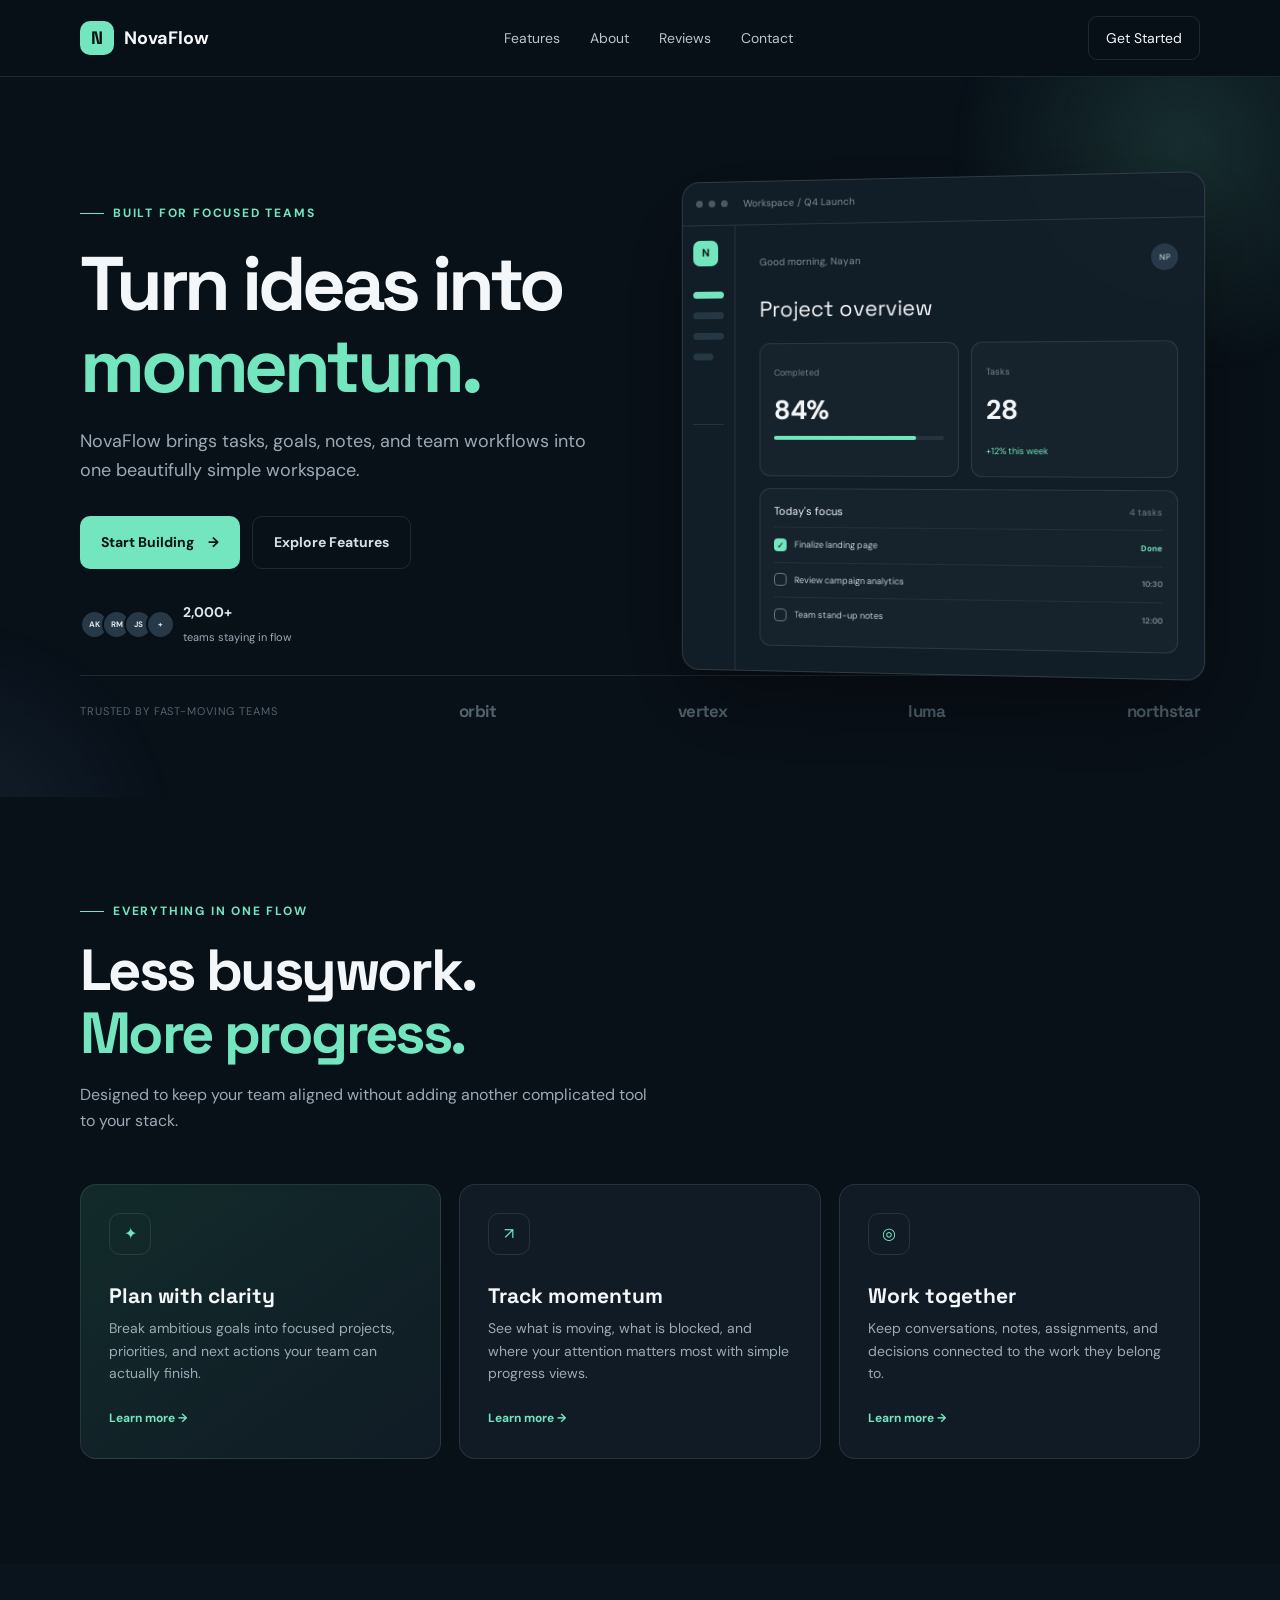
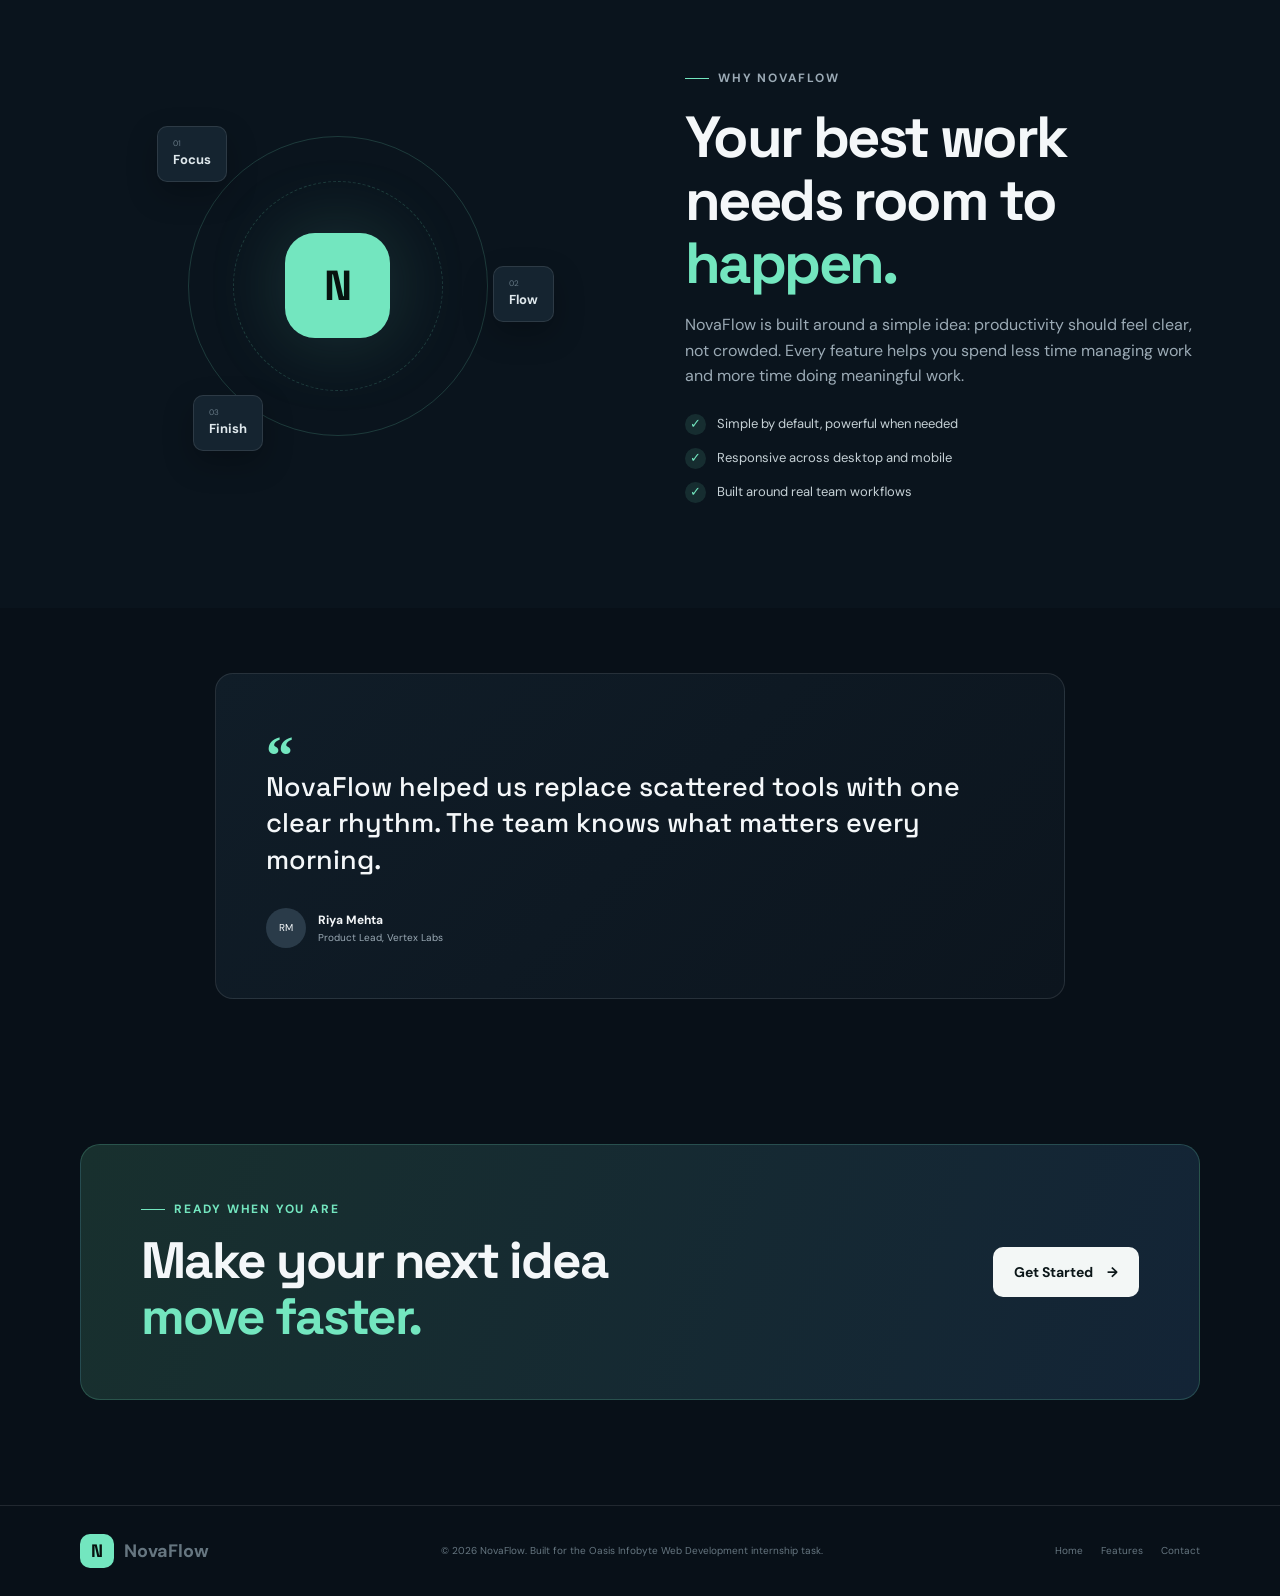
<file: OIBSIP_WebDev_L1_LandingPage/index.html>
<!DOCTYPE html>
<html lang="en">
<head>
  <meta charset="UTF-8">
  <meta name="viewport" content="width=device-width, initial-scale=1.0">
  <meta name="description" content="NovaFlow — a modern productivity platform for focused teams.">
  <title>NovaFlow | Work Smarter</title>
  <link rel="preconnect" href="https://fonts.googleapis.com">
  <link rel="preconnect" href="https://fonts.gstatic.com" crossorigin>
  <link href="https://fonts.googleapis.com/css2?family=DM+Sans:wght@400;500;600;700&family=Space+Grotesk:wght@500;600;700&display=swap" rel="stylesheet">
  <link rel="stylesheet" href="style.css">
</head>
<body>
  <header class="site-header">
    <nav class="navbar container" aria-label="Primary navigation">
      <a class="logo" href="#home" aria-label="NovaFlow home">
        <span class="logo-mark">N</span>
        <span>NovaFlow</span>
      </a>
      <div class="nav-links">
        <a href="#features">Features</a>
        <a href="#about">About</a>
        <a href="#reviews">Reviews</a>
        <a href="#contact">Contact</a>
      </div>
      <a class="nav-cta" href="#contact">Get Started</a>
    </nav>
  </header>

  <main id="home">
    <section class="hero">
      <div class="hero-glow glow-one"></div>
      <div class="hero-glow glow-two"></div>
      <div class="container hero-grid">
        <div class="hero-copy">
          <p class="eyebrow"><span></span> Built for focused teams</p>
          <h1>Turn ideas into <em>momentum.</em></h1>
          <p class="hero-text">
            NovaFlow brings tasks, goals, notes, and team workflows into one beautifully simple workspace.
          </p>
          <div class="hero-actions">
            <a class="btn btn-primary" href="#contact">Start Building <span>→</span></a>
            <a class="btn btn-secondary" href="#features">Explore Features</a>
          </div>
          <div class="trust-row">
            <div class="avatars" aria-hidden="true"><span>AK</span><span>RM</span><span>JS</span><span>+</span></div>
            <div><strong>2,000+</strong><small>teams staying in flow</small></div>
          </div>
        </div>

        <div class="dashboard-card" aria-label="NovaFlow dashboard preview">
          <div class="window-bar"><span></span><span></span><span></span><b>Workspace / Q4 Launch</b></div>
          <div class="dashboard-body">
            <aside class="mini-sidebar">
              <div class="mini-logo">N</div>
              <div class="side-line active"></div><div class="side-line"></div><div class="side-line"></div>
              <div class="side-line short"></div>
              <div class="side-bottom"></div>
            </aside>
            <div class="dash-content">
              <div class="dash-top"><span>Good morning, Nayan</span><div class="profile-dot">NP</div></div>
              <div class="dash-title">Project overview</div>
              <div class="metric-grid">
                <div class="metric"><small>Completed</small><strong>84%</strong><div class="progress"><i></i></div></div>
                <div class="metric"><small>Tasks</small><strong>28</strong><span class="metric-note">+12% this week</span></div>
              </div>
              <div class="task-card">
                <div class="task-head"><span>Today's focus</span><small>4 tasks</small></div>
                <div class="task done"><span>✓</span>Finalize landing page <b>Done</b></div>
                <div class="task"><span></span>Review campaign analytics <b>10:30</b></div>
                <div class="task"><span></span>Team stand-up notes <b>12:00</b></div>
              </div>
            </div>
          </div>
        </div>
      </div>
      <div class="container brand-strip">
        <span>TRUSTED BY FAST-MOVING TEAMS</span>
        <b>orbit</b><b>vertex</b><b>luma</b><b>northstar</b>
      </div>
    </section>

    <section id="features" class="section">
      <div class="container">
        <div class="section-heading">
          <p class="eyebrow"><span></span> Everything in one flow</p>
          <h2>Less busywork.<br><em>More progress.</em></h2>
          <p>Designed to keep your team aligned without adding another complicated tool to your stack.</p>
        </div>
        <div class="feature-grid">
          <article class="feature-card featured">
            <div class="icon-box">✦</div>
            <h3>Plan with clarity</h3>
            <p>Break ambitious goals into focused projects, priorities, and next actions your team can actually finish.</p>
            <a href="#contact">Learn more →</a>
          </article>
          <article class="feature-card">
            <div class="icon-box">↗</div>
            <h3>Track momentum</h3>
            <p>See what is moving, what is blocked, and where your attention matters most with simple progress views.</p>
            <a href="#contact">Learn more →</a>
          </article>
          <article class="feature-card">
            <div class="icon-box">◎</div>
            <h3>Work together</h3>
            <p>Keep conversations, notes, assignments, and decisions connected to the work they belong to.</p>
            <a href="#contact">Learn more →</a>
          </article>
        </div>
      </div>
    </section>

    <section id="about" class="section story-section">
      <div class="container story-grid">
        <div class="story-visual">
          <div class="orbit-ring ring-one"></div><div class="orbit-ring ring-two"></div>
          <div class="story-center">N</div>
          <div class="floating-note note-one">01<br><strong>Focus</strong></div>
          <div class="floating-note note-two">02<br><strong>Flow</strong></div>
          <div class="floating-note note-three">03<br><strong>Finish</strong></div>
        </div>
        <div class="story-copy">
          <p class="eyebrow"><span></span> Why NovaFlow</p>
          <h2>Your best work needs room to <em>happen.</em></h2>
          <p>NovaFlow is built around a simple idea: productivity should feel clear, not crowded. Every feature helps you spend less time managing work and more time doing meaningful work.</p>
          <div class="check-list">
            <p><span>✓</span> Simple by default, powerful when needed</p>
            <p><span>✓</span> Responsive across desktop and mobile</p>
            <p><span>✓</span> Built around real team workflows</p>
          </div>
        </div>
      </div>
    </section>

    <section id="reviews" class="section review-section">
      <div class="container">
        <div class="quote-card">
          <div class="quote-mark">“</div>
          <blockquote>NovaFlow helped us replace scattered tools with one clear rhythm. The team knows what matters every morning.</blockquote>
          <div class="reviewer"><div class="review-avatar">RM</div><div><strong>Riya Mehta</strong><span>Product Lead, Vertex Labs</span></div></div>
        </div>
      </div>
    </section>

    <section id="contact" class="section cta-section">
      <div class="container cta-card">
        <div><p class="eyebrow"><span></span> Ready when you are</p><h2>Make your next idea<br><em>move faster.</em></h2></div>
        <a class="btn btn-light" href="mailto:hello@novaflow.example">Get Started <span>→</span></a>
      </div>
    </section>
  </main>

  <footer class="footer">
    <div class="container footer-inner">
      <a class="logo" href="#home"><span class="logo-mark">N</span><span>NovaFlow</span></a>
      <p>© 2026 NovaFlow. Built for the Oasis Infobyte Web Development internship task.</p>
      <div><a href="#home">Home</a><a href="#features">Features</a><a href="#contact">Contact</a></div>
    </div>
  </footer>
</body>
</html>
</file>
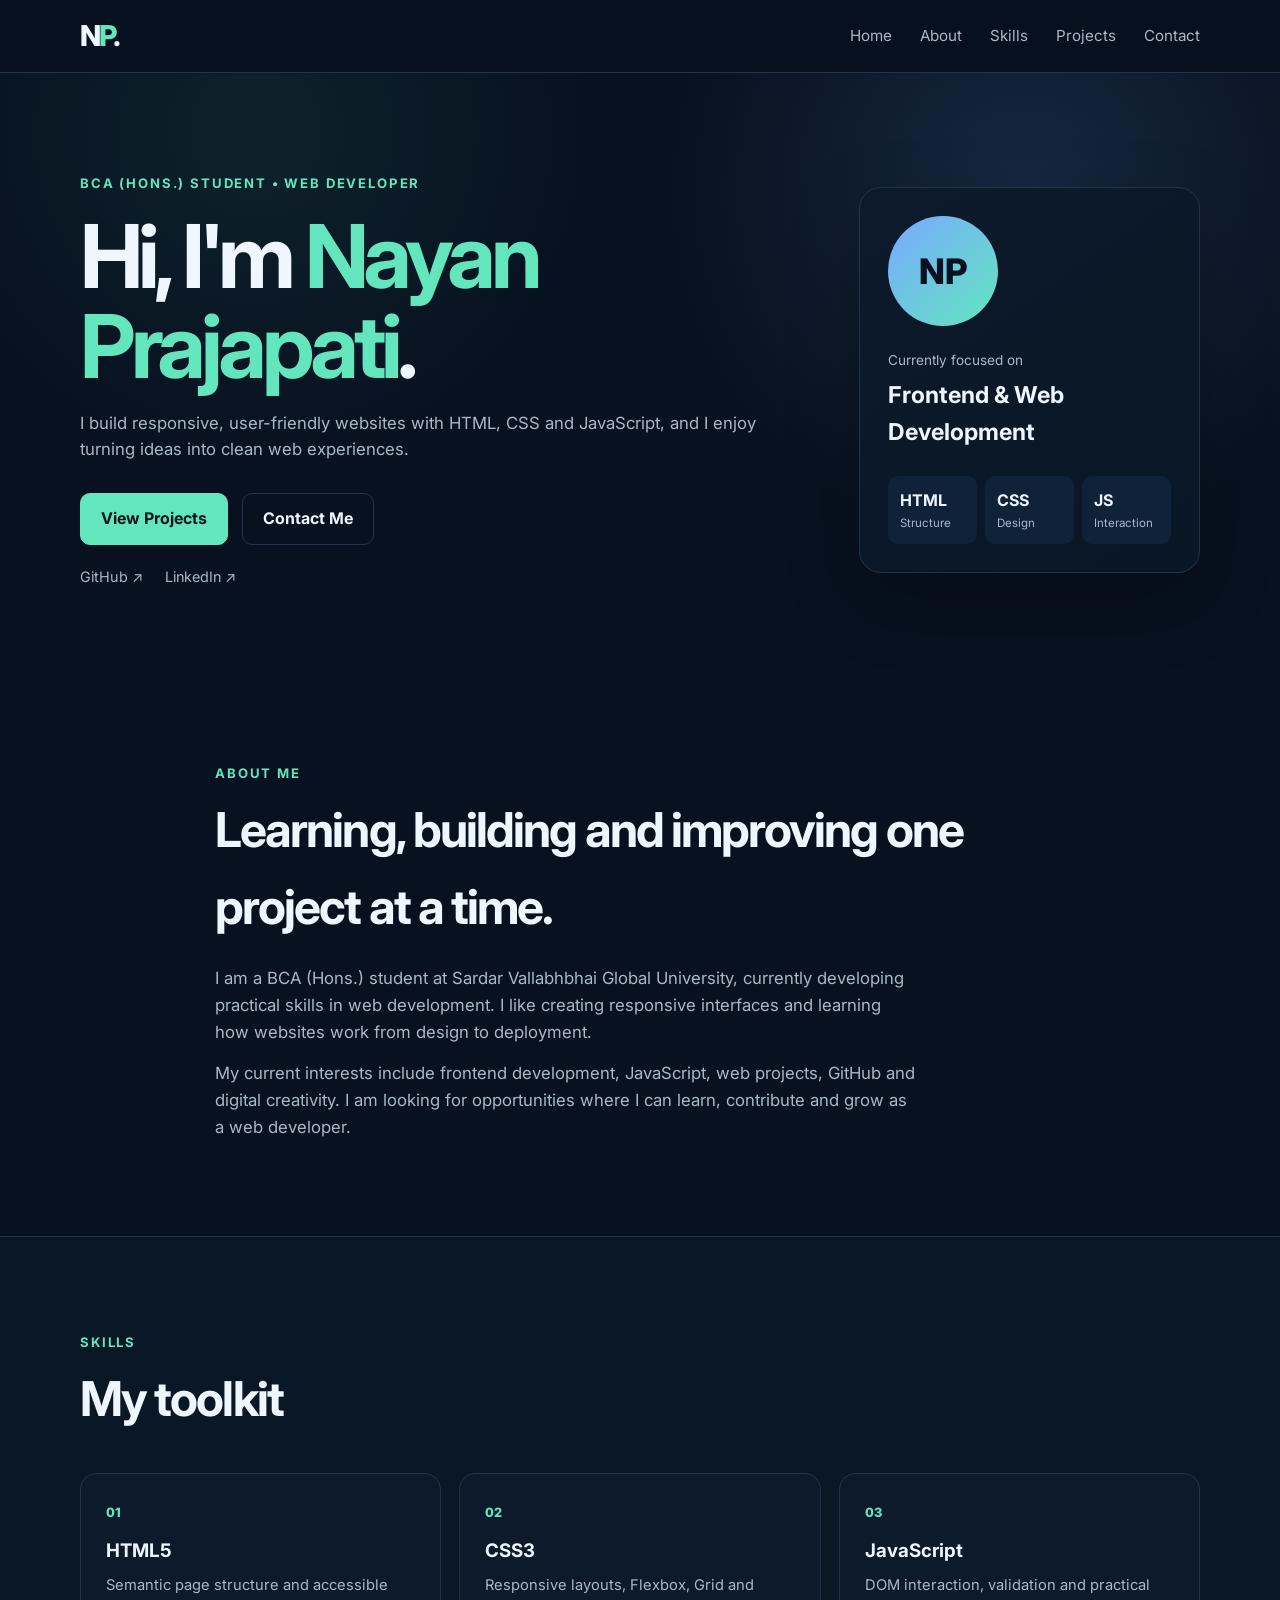
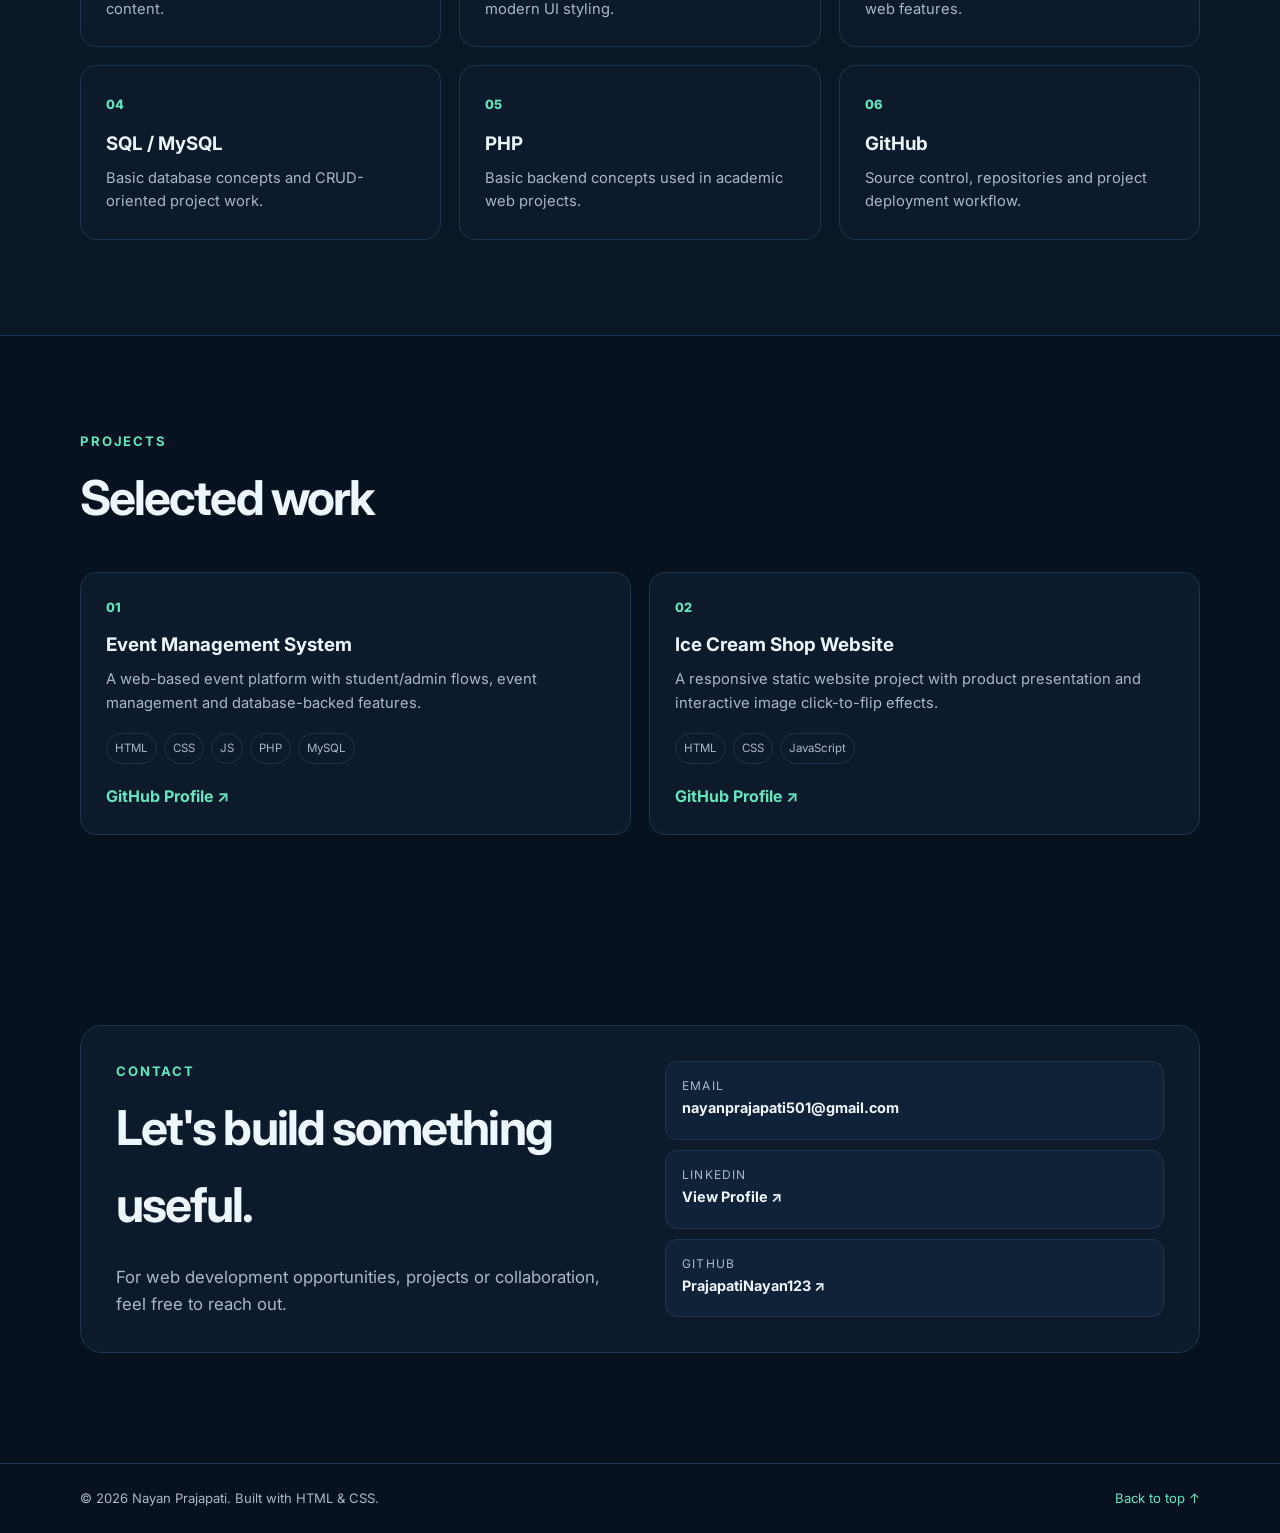
<file: WebDev-L1-PersonalPortfolio/index.html>
<!DOCTYPE html>
<html lang="en">
<head>
  <meta charset="UTF-8">
  <meta name="viewport" content="width=device-width, initial-scale=1.0">
  <meta name="description" content="Nayan Prajapati - Web Developer Portfolio">
  <title>Nayan Prajapati | Web Developer</title>
  <link rel="preconnect" href="https://fonts.googleapis.com">
  <link rel="preconnect" href="https://fonts.gstatic.com" crossorigin>
  <link href="https://fonts.googleapis.com/css2?family=Inter:wght@400;500;600;700;800&display=swap" rel="stylesheet">
  <link rel="stylesheet" href="style.css">
</head>
<body>
  <header class="site-header">
    <nav class="nav container" aria-label="Main navigation">
      <a class="brand" href="#home">N<span>P</span>.</a>
      <button class="menu-toggle" aria-label="Toggle navigation" aria-expanded="false">☰</button>
      <ul class="nav-links">
        <li><a href="#home">Home</a></li>
        <li><a href="#about">About</a></li>
        <li><a href="#skills">Skills</a></li>
        <li><a href="#projects">Projects</a></li>
        <li><a href="#contact">Contact</a></li>
      </ul>
    </nav>
  </header>

  <main>
    <section id="home" class="hero">
      <div class="container hero-grid">
        <div class="hero-copy">
          <p class="eyebrow">BCA (Hons.) Student • Web Developer</p>
          <h1>Hi, I'm <span>Nayan Prajapati</span>.</h1>
          <p class="hero-text">
            I build responsive, user-friendly websites with HTML, CSS and JavaScript,
            and I enjoy turning ideas into clean web experiences.
          </p>
          <div class="hero-actions">
            <a class="btn primary" href="#projects">View Projects</a>
            <a class="btn secondary" href="#contact">Contact Me</a>
          </div>
          <div class="quick-links" aria-label="Social links">
            <a href="https://github.com/PrajapatiNayan123" target="_blank" rel="noopener">GitHub ↗</a>
            <a href="https://www.linkedin.com/in/nayan-prajapati-b50878372/" target="_blank" rel="noopener">LinkedIn ↗</a>
          </div>
        </div>
        <div class="profile-card">
          <div class="avatar" aria-label="NP avatar">NP</div>
          <p class="profile-label">Currently focused on</p>
          <h2>Frontend & Web Development</h2>
          <div class="mini-stats">
            <div><strong>HTML</strong><span>Structure</span></div>
            <div><strong>CSS</strong><span>Design</span></div>
            <div><strong>JS</strong><span>Interaction</span></div>
          </div>
        </div>
      </div>
    </section>

    <section id="about" class="section">
      <div class="container narrow">
        <p class="section-kicker">About Me</p>
        <h2>Learning, building and improving one project at a time.</h2>
        <p class="section-text">
          I am a BCA (Hons.) student at Sardar Vallabhbhai Global University, currently
          developing practical skills in web development. I like creating responsive
          interfaces and learning how websites work from design to deployment.
        </p>
        <p class="section-text">
          My current interests include frontend development, JavaScript, web projects,
          GitHub and digital creativity. I am looking for opportunities where I can
          learn, contribute and grow as a web developer.
        </p>
      </div>
    </section>

    <section id="skills" class="section section-alt">
      <div class="container">
        <p class="section-kicker">Skills</p>
        <h2>My toolkit</h2>
        <div class="skill-grid">
          <article class="skill-card"><span>01</span><h3>HTML5</h3><p>Semantic page structure and accessible content.</p></article>
          <article class="skill-card"><span>02</span><h3>CSS3</h3><p>Responsive layouts, Flexbox, Grid and modern UI styling.</p></article>
          <article class="skill-card"><span>03</span><h3>JavaScript</h3><p>DOM interaction, validation and practical web features.</p></article>
          <article class="skill-card"><span>04</span><h3>SQL / MySQL</h3><p>Basic database concepts and CRUD-oriented project work.</p></article>
          <article class="skill-card"><span>05</span><h3>PHP</h3><p>Basic backend concepts used in academic web projects.</p></article>
          <article class="skill-card"><span>06</span><h3>GitHub</h3><p>Source control, repositories and project deployment workflow.</p></article>
        </div>
      </div>
    </section>

    <section id="projects" class="section">
      <div class="container">
        <p class="section-kicker">Projects</p>
        <h2>Selected work</h2>
        <div class="project-grid">
          <article class="project-card">
            <div class="project-number">01</div>
            <h3>Event Management System</h3>
            <p>A web-based event platform with student/admin flows, event management and database-backed features.</p>
            <div class="tags"><span>HTML</span><span>CSS</span><span>JS</span><span>PHP</span><span>MySQL</span></div>
            <a href="https://github.com/PrajapatiNayan123" target="_blank" rel="noopener">GitHub Profile ↗</a>
          </article>
          <article class="project-card">
            <div class="project-number">02</div>
            <h3>Ice Cream Shop Website</h3>
            <p>A responsive static website project with product presentation and interactive image click-to-flip effects.</p>
            <div class="tags"><span>HTML</span><span>CSS</span><span>JavaScript</span></div>
            <a href="https://github.com/PrajapatiNayan123" target="_blank" rel="noopener">GitHub Profile ↗</a>
          </article>
        </div>
      </div>
    </section>

    <section id="contact" class="section contact-section">
      <div class="container contact-box">
        <div>
          <p class="section-kicker">Contact</p>
          <h2>Let's build something useful.</h2>
          <p class="section-text">For web development opportunities, projects or collaboration, feel free to reach out.</p>
        </div>
        <div class="contact-links">
          <a class="contact-item" href="mailto:nayanprajapati501@gmail.com"><span>Email</span><strong>nayanprajapati501@gmail.com</strong></a>
          <a class="contact-item" href="https://www.linkedin.com/in/nayan-prajapati-b50878372/" target="_blank" rel="noopener"><span>LinkedIn</span><strong>View Profile ↗</strong></a>
          <a class="contact-item" href="https://github.com/PrajapatiNayan123" target="_blank" rel="noopener"><span>GitHub</span><strong>PrajapatiNayan123 ↗</strong></a>
        </div>
      </div>
    </section>
  </main>

  <footer>
    <div class="container footer-inner">
      <p>© 2026 Nayan Prajapati. Built with HTML & CSS.</p>
      <a href="#home">Back to top ↑</a>
    </div>
  </footer>
  <script src="script.js"></script>
</body>
</html>
</file>
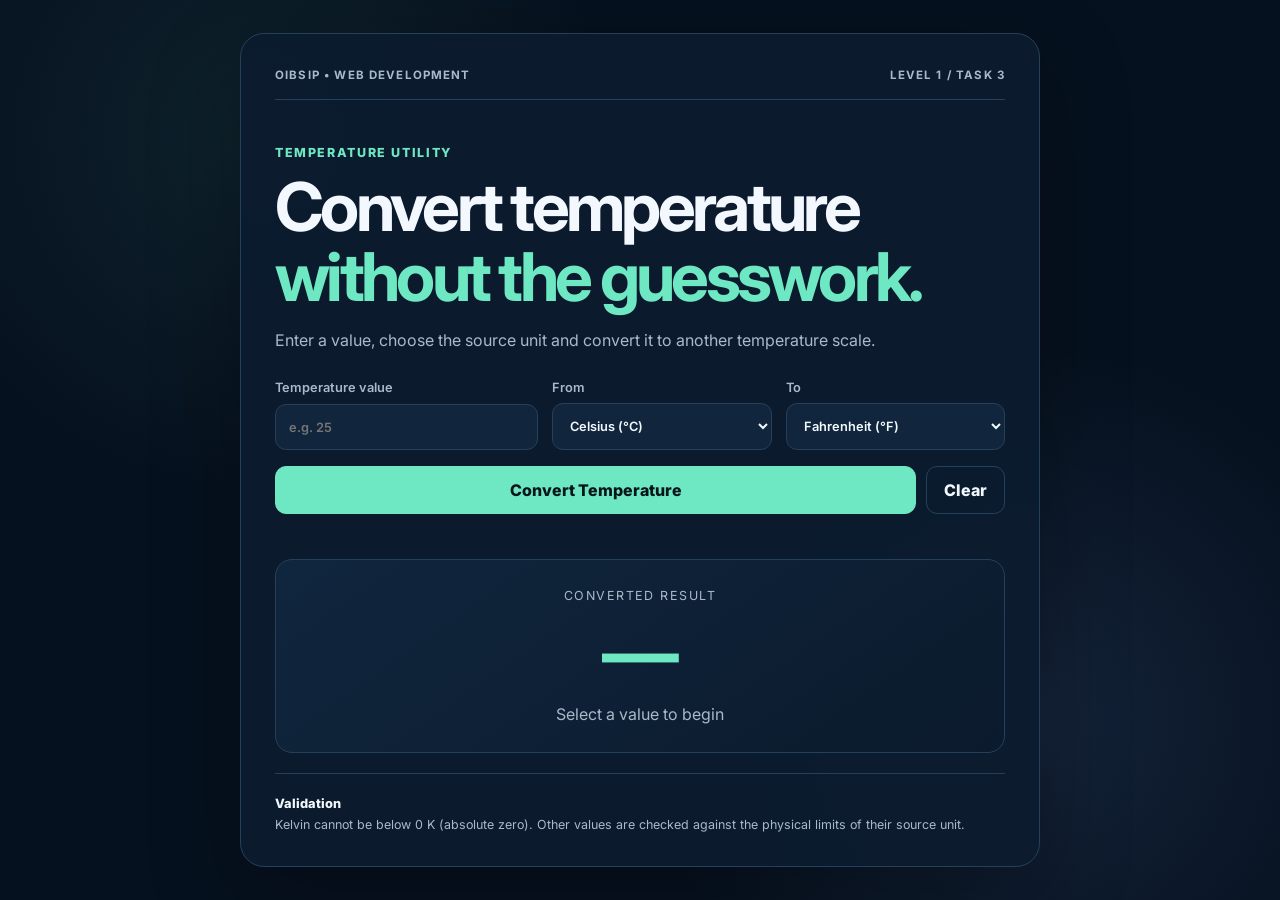
<file: WebDev-L1-TemperatureConverter/index.html>
<!DOCTYPE html>
<html lang="en">
<head>
  <meta charset="UTF-8">
  <meta name="viewport" content="width=device-width, initial-scale=1.0">
  <meta name="description" content="Temperature Converter - OIBSIP Level 1 Task 3">
  <title>Temperature Converter | OIBSIP</title>
  <link rel="preconnect" href="https://fonts.googleapis.com">
  <link rel="preconnect" href="https://fonts.gstatic.com" crossorigin>
  <link href="https://fonts.googleapis.com/css2?family=Inter:wght@400;500;600;700;800&display=swap" rel="stylesheet">
  <link rel="stylesheet" href="style.css">
</head>
<body>
  <main class="page">
    <section class="converter-card">
      <div class="topline"><span>OIBSIP • WEB DEVELOPMENT</span><span>LEVEL 1 / TASK 3</span></div>
      <div class="intro">
        <p class="kicker">Temperature Utility</p>
        <h1>Convert temperature<br><span>without the guesswork.</span></h1>
        <p>Enter a value, choose the source unit and convert it to another temperature scale.</p>
      </div>

      <form id="converterForm" novalidate>
        <div class="form-grid">
          <label>
            Temperature value
            <input id="temperature" type="number" inputmode="decimal" step="any" placeholder="e.g. 25" autocomplete="off">
          </label>
          <label>
            From
            <select id="fromUnit">
              <option value="C">Celsius (°C)</option>
              <option value="F">Fahrenheit (°F)</option>
              <option value="K">Kelvin (K)</option>
            </select>
          </label>
          <label>
            To
            <select id="toUnit">
              <option value="F">Fahrenheit (°F)</option>
              <option value="C">Celsius (°C)</option>
              <option value="K">Kelvin (K)</option>
            </select>
          </label>
        </div>
        <div class="actions">
          <button class="convert" type="submit">Convert Temperature</button>
          <button class="clear" type="button" id="clearBtn">Clear</button>
        </div>
      </form>

      <div id="message" class="message" role="alert" aria-live="polite"></div>

      <section id="result" class="result" aria-live="polite">
        <p>Converted result</p>
        <strong id="resultValue">—</strong>
        <span id="resultUnit">Select a value to begin</span>
      </section>

      <div class="formula">
        <span>Validation</span>
        <p>Kelvin cannot be below 0 K (absolute zero). Other values are checked against the physical limits of their source unit.</p>
      </div>
    </section>
  </main>
  <script src="script.js"></script>
</body>
</html>
</file>
<file: OIBSIP_WebDev_L1_LandingPage/style.css>
*{box-sizing:border-box;margin:0;padding:0}
:root{--bg:#081018;--surface:#101b25;--surface2:#132330;--text:#f4f7f9;--muted:#9baab5;--accent:#73e6bf;--accent2:#8bb8ff;--border:rgba(255,255,255,.1)}
html{scroll-behavior:smooth}
body{font-family:"DM Sans",sans-serif;background:var(--bg);color:var(--text);line-height:1.6;overflow-x:hidden}
a{text-decoration:none;color:inherit}
.container{width:min(1120px,calc(100% - 40px));margin:auto}
.site-header{position:sticky;top:0;z-index:20;background:rgba(8,16,24,.84);backdrop-filter:blur(16px);border-bottom:1px solid var(--border)}
.navbar{height:76px;display:flex;align-items:center;justify-content:space-between;gap:30px}
.logo{display:flex;align-items:center;gap:10px;font-weight:700;font-size:18px}
.logo-mark{display:grid;place-items:center;width:34px;height:34px;border-radius:10px;background:var(--accent);color:#07130f;font-family:"Space Grotesk";font-weight:700}
.nav-links{display:flex;gap:30px;color:#b9c5cc;font-size:14px}.nav-links a:hover,.footer a:hover{color:var(--accent)}
.nav-cta{border:1px solid var(--border);padding:10px 17px;border-radius:9px;font-size:14px}
.hero{position:relative;padding:100px 0 35px;min-height:720px;overflow:hidden}
.hero-grid{display:grid;grid-template-columns:1fr 1fr;align-items:center;gap:70px}
.hero-copy{position:relative;z-index:2}.eyebrow{font-size:12px;letter-spacing:.15em;text-transform:uppercase;color:var(--accent);font-weight:700;display:flex;align-items:center;gap:9px}.eyebrow span{width:24px;height:1px;background:var(--accent)}
h1,h2,h3{font-family:"Space Grotesk",sans-serif;line-height:1.08}
h1{font-size:clamp(48px,6vw,76px);letter-spacing:-.055em;margin:20px 0}.hero h1 em,h2 em{font-style:normal;color:var(--accent)}
.hero-text{max-width:540px;color:var(--muted);font-size:18px}
.hero-actions{display:flex;gap:12px;margin:32px 0}.btn{display:inline-flex;align-items:center;gap:14px;padding:14px 21px;border-radius:10px;font-weight:700;font-size:14px;transition:.25s}.btn-primary{background:var(--accent);color:#07130f}.btn-primary:hover{transform:translateY(-2px)}.btn-secondary{border:1px solid var(--border);color:#d8e0e5}.btn-secondary:hover{background:rgba(255,255,255,.05)}
.trust-row{display:flex;align-items:center;gap:15px;color:#dfe7eb}.trust-row strong{display:block;font-size:14px}.trust-row small{color:var(--muted);font-size:11px}.avatars{display:flex}.avatars span{width:29px;height:29px;border-radius:50%;display:grid;place-items:center;margin-right:-7px;border:2px solid var(--bg);background:#273846;font-size:8px;font-weight:700}
.dashboard-card{position:relative;background:rgba(18,30,41,.9);border:1px solid rgba(255,255,255,.13);border-radius:18px;box-shadow:0 35px 90px rgba(0,0,0,.4);transform:perspective(1000px) rotateY(-5deg);overflow:hidden}.window-bar{height:44px;border-bottom:1px solid var(--border);display:flex;align-items:center;gap:6px;padding:0 14px;color:#6f7f89;font-size:10px}.window-bar span{width:7px;height:7px;border-radius:50%;background:#4a5963}.window-bar b{margin-left:10px;font-weight:500}.dashboard-body{display:flex;min-height:350px}.mini-sidebar{width:55px;border-right:1px solid var(--border);padding:15px 11px}.mini-logo{width:26px;height:26px;display:grid;place-items:center;background:var(--accent);color:#07130f;border-radius:7px;font-weight:700;font-size:11px;margin-bottom:26px}.side-line{height:7px;border-radius:4px;background:#263744;margin:14px 0}.side-line.active{background:var(--accent)}.side-line.short{width:65%}.side-bottom{height:50px;border-top:1px solid var(--border);margin-top:65px}.dash-content{padding:25px;flex:1}.dash-top{display:flex;justify-content:space-between;align-items:center;color:#80909b;font-size:10px}.profile-dot{width:26px;height:26px;border-radius:50%;display:grid;place-items:center;background:#283a49;color:#dce5ea;font-size:8px}.dash-title{font-family:"Space Grotesk";font-size:22px;margin:17px 0}.metric-grid{display:grid;grid-template-columns:1fr 1fr;gap:12px}.metric,.task-card{border:1px solid var(--border);border-radius:11px;background:rgba(255,255,255,.025);padding:14px}.metric small,.task-head small{color:#72838e;font-size:9px}.metric strong{display:block;font-size:27px;margin:5px 0}.progress{height:4px;background:#24333e;border-radius:4px}.progress i{display:block;width:84%;height:100%;background:var(--accent);border-radius:4px}.metric-note{font-size:9px;color:var(--accent)}.task-card{margin-top:12px}.task-head{display:flex;justify-content:space-between;margin-bottom:7px;font-size:11px}.task{display:flex;align-items:center;gap:8px;padding:10px 0;border-top:1px solid rgba(255,255,255,.06);font-size:9px;color:#c7d0d5}.task>span{width:13px;height:13px;border:1px solid #657782;border-radius:4px}.task.done>span{background:var(--accent);color:#07130f;display:grid;place-items:center;border:0}.task b{margin-left:auto;color:#71818c;font-size:8px}.task.done b{color:var(--accent)}
.hero-glow{position:absolute;border-radius:50%;filter:blur(1px);pointer-events:none}.glow-one{width:500px;height:500px;right:-150px;top:-180px;background:radial-gradient(circle,rgba(115,230,191,.14),transparent 65%)}.glow-two{width:500px;height:500px;left:-300px;bottom:-300px;background:radial-gradient(circle,rgba(139,184,255,.1),transparent 65%)}
.brand-strip{border-top:1px solid var(--border);padding-top:22px;display:flex;align-items:center;justify-content:space-between;color:#53636e;font-size:11px;letter-spacing:.08em}.brand-strip b{font-family:"Space Grotesk";font-size:17px;letter-spacing:-.04em;color:#53636e}
.section{padding:105px 0}.section-heading{max-width:680px}.section-heading h2,.story-copy h2{font-size:clamp(38px,5vw,58px);letter-spacing:-.045em;margin:18px 0}.section-heading>p:last-child,.story-copy>p{color:var(--muted);max-width:570px}
.feature-grid{display:grid;grid-template-columns:repeat(3,1fr);gap:18px;margin-top:50px}.feature-card{background:var(--surface);border:1px solid var(--border);border-radius:16px;padding:28px;min-height:275px;transition:.25s}.feature-card:hover{transform:translateY(-5px);border-color:rgba(115,230,191,.35)}.feature-card.featured{background:linear-gradient(145deg,#122b2a,#101b25)}.icon-box{width:42px;height:42px;border:1px solid var(--border);border-radius:11px;display:grid;place-items:center;color:var(--accent);margin-bottom:30px}.feature-card h3{font-size:21px;margin-bottom:10px}.feature-card p{color:var(--muted);font-size:14px}.feature-card a{display:inline-block;color:var(--accent);font-size:12px;font-weight:700;margin-top:25px}
.story-section{background:#0a141d}.story-grid{display:grid;grid-template-columns:1fr 1fr;align-items:center;gap:90px}.story-visual{height:390px;position:relative;display:grid;place-items:center}.orbit-ring{position:absolute;border:1px solid rgba(115,230,191,.18);border-radius:50%}.ring-one{width:300px;height:300px}.ring-two{width:210px;height:210px;border-style:dashed}.story-center{width:105px;height:105px;border-radius:30px;background:var(--accent);color:#07130f;display:grid;place-items:center;font:700 42px "Space Grotesk";box-shadow:0 0 80px rgba(115,230,191,.18)}.floating-note{position:absolute;background:#152430;border:1px solid var(--border);padding:10px 15px;border-radius:10px;color:#667985;font-size:8px;box-shadow:0 12px 30px rgba(0,0,0,.25)}.floating-note strong{font-size:13px;color:#dfe8ec}.note-one{top:35px;left:15%}.note-two{right:8%;top:45%}.note-three{bottom:30px;left:22%}.check-list{margin-top:25px;display:grid;gap:13px}.check-list p{font-size:13px;color:#c5d0d5}.check-list span{display:inline-grid;place-items:center;width:21px;height:21px;border-radius:50%;background:rgba(115,230,191,.12);color:var(--accent);margin-right:8px}
.review-section{padding-top:65px}.quote-card{max-width:850px;margin:auto;border:1px solid var(--border);background:linear-gradient(135deg,#101d28,#0c151e);border-radius:18px;padding:50px}.quote-mark{font:700 55px Georgia;color:var(--accent);height:45px}.quote-card blockquote{font:500 27px "Space Grotesk";line-height:1.35;max-width:720px}.reviewer{display:flex;align-items:center;gap:12px;margin-top:30px}.review-avatar{width:40px;height:40px;border-radius:50%;display:grid;place-items:center;background:#2a3b49;font-size:10px}.reviewer strong,.reviewer span{display:block}.reviewer strong{font-size:12px}.reviewer span{font-size:10px;color:var(--muted)}
.cta-section{padding-top:40px}.cta-card{border-radius:20px;padding:55px 60px;background:linear-gradient(110deg,#18302e,#132436);border:1px solid rgba(115,230,191,.2);display:flex;align-items:center;justify-content:space-between;gap:30px}.cta-card h2{font-size:clamp(35px,4vw,52px);letter-spacing:-.04em;margin-top:14px}.btn-light{background:#f3f7f6;color:#0b1618}.btn-light:hover{transform:translateY(-2px)}
.footer{border-top:1px solid var(--border);padding:28px 0}.footer-inner{display:flex;align-items:center;justify-content:space-between;gap:25px}.footer p,.footer div{font-size:10px;color:#667680}.footer div{display:flex;gap:18px}
@media(max-width:850px){.nav-links{display:none}.hero{padding-top:70px}.hero-grid,.story-grid{grid-template-columns:1fr;gap:50px}.dashboard-card{transform:none}.feature-grid{grid-template-columns:1fr}.story-visual{height:330px}.cta-card{padding:40px;flex-direction:column;align-items:flex-start}.brand-strip{flex-wrap:wrap;gap:15px}.footer-inner{flex-wrap:wrap}}
@media(max-width:520px){.container{width:min(100% - 28px,1120px)}.navbar{height:68px}.nav-cta{display:none}.hero{padding:65px 0 25px}h1{font-size:48px}.hero-text{font-size:16px}.hero-actions{flex-direction:column;align-items:stretch}.btn{justify-content:center}.dashboard-card{border-radius:13px}.dash-content{padding:15px}.metric-grid{grid-template-columns:1fr}.section{padding:75px 0}.feature-card{min-height:auto}.quote-card{padding:30px 24px}.quote-card blockquote{font-size:22px}.cta-card{padding:32px 25px}.footer-inner{flex-direction:column;align-items:flex-start}}
</file>
<file: WebDev-L1-PersonalPortfolio/style.css>
*{box-sizing:border-box;margin:0;padding:0}
:root{--bg:#07111f;--panel:#0d1a2b;--panel2:#102238;--text:#eef6ff;--muted:#a8b8ca;--accent:#63e6be;--accent2:#78a9ff;--line:#20354d}
html{scroll-behavior:smooth}
body{font-family:Inter,system-ui,sans-serif;background:var(--bg);color:var(--text);line-height:1.6}
a{color:inherit;text-decoration:none}
.container{width:min(1120px,92%);margin:auto}
.narrow{max-width:850px}
.site-header{position:sticky;top:0;z-index:20;background:rgba(7,17,31,.9);backdrop-filter:blur(12px);border-bottom:1px solid var(--line)}
.nav{min-height:72px;display:flex;align-items:center;justify-content:space-between}
.brand{font-size:1.8rem;font-weight:800;letter-spacing:-.08em}.brand span{color:var(--accent)}
.nav-links{display:flex;gap:28px;list-style:none}.nav-links a{color:var(--muted);font-size:.95rem}.nav-links a:hover{color:var(--accent)}
.menu-toggle{display:none;background:none;border:0;color:var(--text);font-size:1.5rem}
.hero{padding:100px 0 80px;background:radial-gradient(circle at 80% 20%,rgba(120,169,255,.15),transparent 32%),radial-gradient(circle at 20% 10%,rgba(99,230,190,.08),transparent 30%)}
.hero-grid{display:grid;grid-template-columns:1.35fr .65fr;gap:70px;align-items:center}.eyebrow,.section-kicker{color:var(--accent);font-size:.82rem;font-weight:700;text-transform:uppercase;letter-spacing:.14em}
h1{font-size:clamp(3rem,7vw,5.5rem);line-height:1.02;letter-spacing:-.06em;margin:18px 0}.hero h1 span{color:var(--accent)}
.hero-text,.section-text{color:var(--muted);max-width:700px;font-size:1.05rem}
.hero-actions{display:flex;gap:14px;margin:30px 0 20px}.btn{padding:12px 20px;border-radius:10px;border:1px solid var(--line);font-weight:700}.primary{background:var(--accent);color:#06151a;border-color:var(--accent)}.secondary{background:transparent}
.quick-links{display:flex;gap:22px;color:var(--muted);font-size:.9rem}.quick-links a:hover{color:var(--accent)}
.profile-card{padding:28px;border:1px solid var(--line);border-radius:22px;background:linear-gradient(145deg,var(--panel),#091626);box-shadow:0 25px 70px rgba(0,0,0,.25)}
.avatar{width:110px;height:110px;border-radius:50%;display:grid;place-items:center;font-size:2.2rem;font-weight:800;background:linear-gradient(135deg,var(--accent2),var(--accent));color:#07111f;margin-bottom:24px}.profile-label{color:var(--muted);font-size:.85rem}.profile-card h2{font-size:1.45rem;margin:5px 0 25px}.mini-stats{display:grid;grid-template-columns:repeat(3,1fr);gap:8px}.mini-stats div{padding:12px;background:var(--panel2);border-radius:10px}.mini-stats strong,.mini-stats span{display:block}.mini-stats span{font-size:.72rem;color:var(--muted)}
.section{padding:95px 0}.section-alt{background:#091727;border-block:1px solid var(--line)}.section h2{font-size:clamp(2rem,4vw,3rem);letter-spacing:-.04em;margin:8px 0 20px}.section-text+.section-text{margin-top:14px}
.skill-grid,.project-grid{display:grid;grid-template-columns:repeat(3,1fr);gap:18px;margin-top:35px}.skill-card,.project-card{padding:25px;border:1px solid var(--line);border-radius:16px;background:var(--panel)}.skill-card span,.project-number{color:var(--accent);font-weight:800;font-size:.8rem}.skill-card h3,.project-card h3{margin:12px 0 8px}.skill-card p,.project-card p{color:var(--muted);font-size:.92rem}
.project-grid{grid-template-columns:repeat(2,1fr)}.project-card{min-height:260px}.project-card a{display:inline-block;margin-top:20px;color:var(--accent);font-weight:700}.tags{display:flex;flex-wrap:wrap;gap:7px;margin-top:18px}.tags span{font-size:.72rem;padding:5px 8px;border:1px solid var(--line);border-radius:20px;color:var(--muted)}
.contact-section{padding-bottom:110px}.contact-box{display:grid;grid-template-columns:1fr 1fr;gap:50px;padding:35px;border:1px solid var(--line);border-radius:22px;background:var(--panel)}
.contact-links{display:grid;gap:10px}.contact-item{padding:14px 16px;border:1px solid var(--line);border-radius:12px;background:var(--panel2)}.contact-item span{display:block;color:var(--muted);font-size:.75rem;text-transform:uppercase;letter-spacing:.1em}.contact-item strong{font-size:.9rem}
footer{border-top:1px solid var(--line);padding:24px 0;color:var(--muted);font-size:.82rem}.footer-inner{display:flex;justify-content:space-between}.footer-inner a{color:var(--accent)}
@media(max-width:800px){.menu-toggle{display:block}.nav-links{display:none;position:absolute;top:72px;left:0;right:0;padding:20px;background:var(--bg);border-bottom:1px solid var(--line);flex-direction:column;gap:15px}.nav-links.open{display:flex}.hero{padding-top:65px}.hero-grid,.contact-box{grid-template-columns:1fr}.skill-grid{grid-template-columns:repeat(2,1fr)}}
@media(max-width:520px){.hero-actions{flex-direction:column}.btn{text-align:center}.skill-grid,.project-grid{grid-template-columns:1fr}.footer-inner{gap:15px;flex-direction:column}.hero{padding-bottom:55px}}
</file>
<file: WebDev-L1-TemperatureConverter/style.css>
*{box-sizing:border-box;margin:0;padding:0}
:root{--bg:#06111f;--card:#0c1c2e;--card2:#11263d;--text:#f3f8ff;--muted:#a9b9ca;--accent:#6ee7c3;--accent2:#7ea9ff;--danger:#ff8d8d;--line:#25405b}
body{font-family:Inter,system-ui,sans-serif;background:radial-gradient(circle at 20% 15%,rgba(110,231,195,.08),transparent 28%),radial-gradient(circle at 80% 80%,rgba(126,169,255,.12),transparent 30%),var(--bg);color:var(--text);min-height:100vh}
.page{min-height:100vh;display:grid;place-items:center;padding:30px}
.converter-card{width:min(800px,100%);background:rgba(12,28,46,.96);border:1px solid var(--line);border-radius:24px;padding:34px;box-shadow:0 30px 90px rgba(0,0,0,.3)}
.topline{display:flex;justify-content:space-between;gap:15px;color:var(--muted);font-size:.72rem;letter-spacing:.1em;font-weight:700;border-bottom:1px solid var(--line);padding-bottom:17px}
.intro{padding:45px 0 30px}.kicker{color:var(--accent);font-size:.78rem;text-transform:uppercase;letter-spacing:.13em;font-weight:800}.intro h1{font-size:clamp(2.3rem,6vw,4.2rem);line-height:1.04;letter-spacing:-.055em;margin:12px 0 18px}.intro h1 span{color:var(--accent)}.intro p:last-child{color:var(--muted);max-width:620px}
.form-grid{display:grid;grid-template-columns:1.2fr 1fr 1fr;gap:14px}label{display:grid;gap:8px;color:var(--muted);font-size:.8rem;font-weight:600}input,select{width:100%;padding:14px 13px;border:1px solid var(--line);border-radius:11px;background:var(--card2);color:var(--text);font:inherit;outline:none}input:focus,select:focus{border-color:var(--accent)}
.actions{display:flex;gap:10px;margin-top:16px}.actions button{border-radius:11px;padding:13px 17px;font:inherit;font-weight:800;cursor:pointer}.convert{background:var(--accent);border:1px solid var(--accent);color:#06151a;flex:1}.clear{background:transparent;border:1px solid var(--line);color:var(--text)}
.message{min-height:28px;margin-top:12px;color:var(--danger);font-size:.85rem}.result{margin-top:5px;padding:28px;border-radius:17px;background:linear-gradient(145deg,#10263e,#0b1a2c);border:1px solid var(--line);text-align:center}.result p{color:var(--muted);font-size:.78rem;text-transform:uppercase;letter-spacing:.12em}.result strong{display:block;font-size:clamp(2.5rem,8vw,4.8rem);line-height:1.1;margin:8px 0;color:var(--accent)}.result span{color:var(--muted)}.formula{margin-top:20px;padding-top:18px;border-top:1px solid var(--line)}.formula span{font-weight:800;font-size:.8rem}.formula p{color:var(--muted);font-size:.78rem;margin-top:5px}
@media(max-width:650px){.converter-card{padding:22px}.topline{flex-direction:column}.intro{padding:32px 0 25px}.form-grid{grid-template-columns:1fr}.actions{flex-direction:column}.convert{flex:auto}}
</file>
